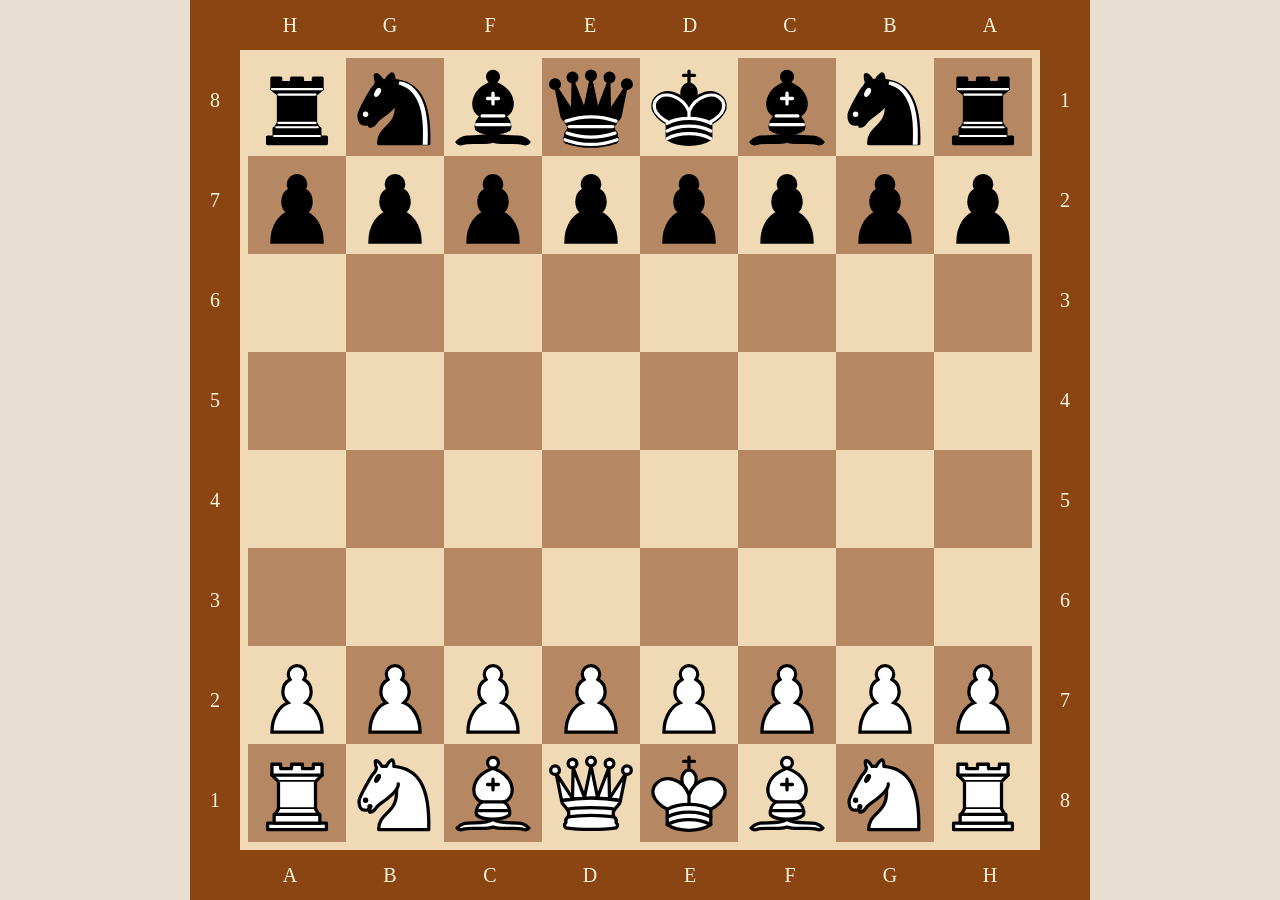
<file: index.html>
<!doctype html>
<html lang="en">
    <head>
        <meta charset="UTF-8" />
        <meta name="viewport" content="width=device-width, initial-scale=1" />
        <title>Chess</title>
        <link href="src/style.css" rel="stylesheet" />
        <link rel="icon" type="image/svg" href="src/assets/website-logo.svg" />
    </head>
    <body>
        <div class="container">
            <div class="left-numbers numbers"></div>
            <div class="right-numbers numbers"></div>
            <div class="top-letters letters"></div>
            <div class="bottom-letters letters"></div>
            <div class="board"></div>
            <div class="top-left corner"></div>
            <div class="top-right corner"></div>
            <div class="bottom-left corner"></div>
            <div class="bottom-right corner"></div>
        </div>
        <script src="src/main.js" type="module"></script>
    </body>
</html>
</file>
<file: src/style.css>
* {
    margin: 0;
    padding: 0;
    box-sizing: border-box;
}

body {
    min-height: 100vh;
    display: flex;
    justify-content: center;
    align-items: center;
    background-color: #e8dfd2;
}

.container {
    display: grid;
    grid-template-columns: 50px 800px 50px;
    grid-template-rows: 50px 800px 50px;
    grid-template-areas:
        "top-left top-letters top-right"
        "left-numbers board right-numbers"
        "bottom-left bottom-letters bottom-right";

    width: 900px;
    height: 900px;
}

.board {
    grid-area: board;
    display: grid;
    grid-template-columns: repeat(8, 1fr);
    grid-template-rows: repeat(8, 1fr);
    width: 800px;
    height: 800px;
    aspect-ratio: 1;
    border: 0.5em solid #f0d9b5;
}

.left-numbers {
    grid-area: left-numbers;
}

.right-numbers {
    grid-area: right-numbers;
}

.top-letters {
    grid-area: top-letters;
}

.bottom-letters {
    grid-area: bottom-letters;
}

.top-left {
    grid-area: top-left;
}

.top-right {
    grid-area: top-right;
}

.bottom-left {
    grid-area: bottom-left;
}

.bottom-right {
    grid-area: bottom-right;
}

.numbers,
.letters,
.corner {
    background-color: #8b4513;
}

.numbers {
    display: grid;
    grid-template-rows: repeat(8, 1fr);
}

.letters {
    display: grid;
    grid-template-columns: repeat(8, 1fr);
}

.num,
.let {
    display: flex;
    justify-content: center;
    align-items: center;
    color: #f5f5dc;
    font-size: 20px;
}

.square img {
    display: block;
    width: 100%;
    height: 100%;
    object-fit: contain;
}

.board[data-hover-enabled="true"] .square:hover {
    outline: 4px solid deepskyblue;
    outline-offset: -4px;
}
</file>
